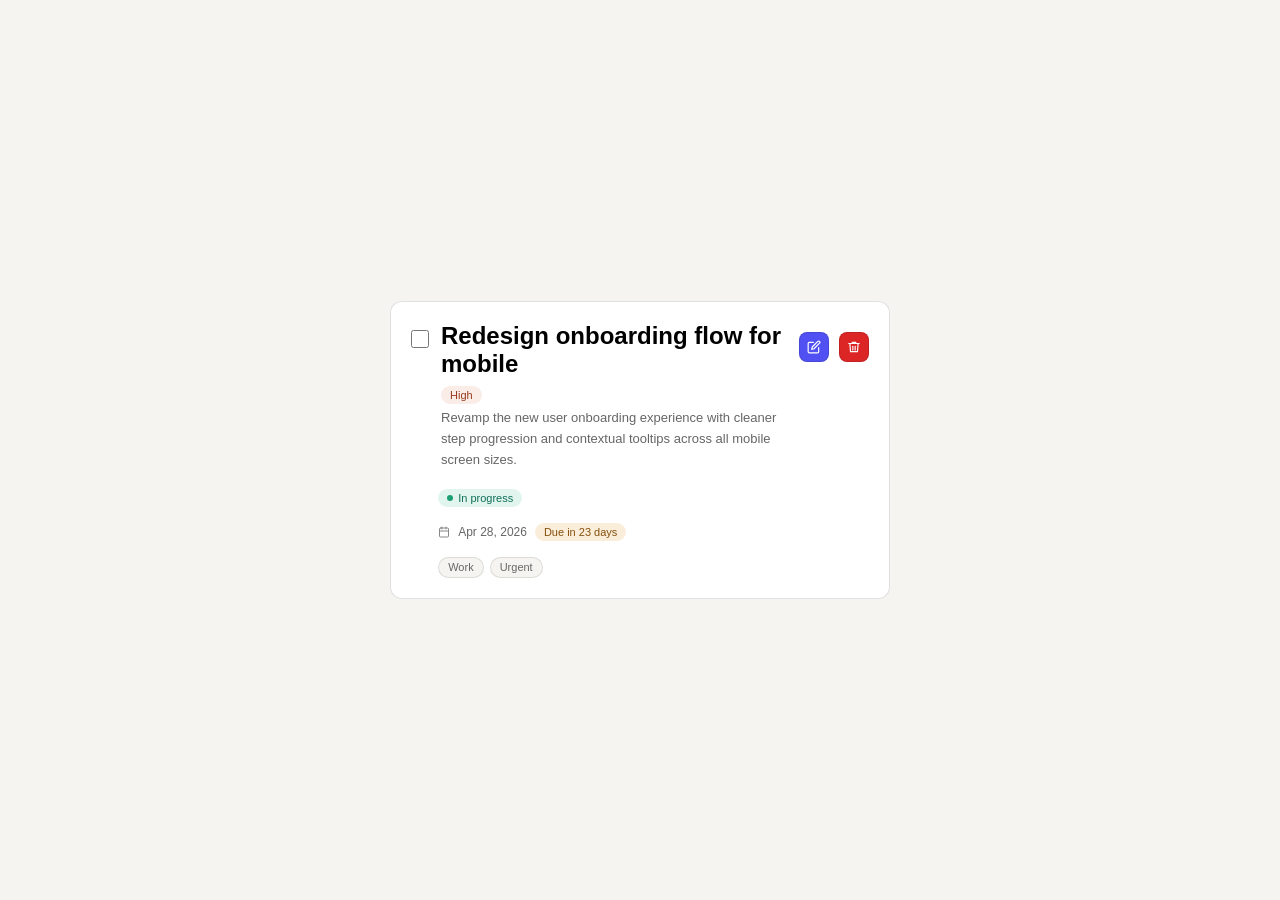
<file: todo-card.html>
<!doctype html>
<html lang="en">
  <head>
    <meta charset="UTF-8" />
    <meta name="viewport" content="width=device-width, initial-scale=1.0" />
    <title>Todo Card</title>
    <link rel="stylesheet" href="./todo-card.css" />
  </head>

  <body>
    <article class="todo-card" data-testid="test-todo-card">
      <header class="card-header">
        <input
          type="checkbox"
          class="card-checkbox"
          id="task-check"
          onchange="toggleDone(this)"
          aria-label="Check todo"
          data-testid="test-todo-complete-toggle"
        />

        <div class="card-header-body">
          <div class="card-title-row">
            <h2 class="task-title" data-testid="test-todo-title">
              Redesign onboarding flow for mobile
            </h2>

            <span class="badge badge-high" data-testid="test-todo-priority"
              >High</span
            >
          </div>

          <p class="task-desc" data-testid="test-todo-description">
            Revamp the new user onboarding experience with cleaner step
            progression and contextual tooltips across all mobile screen sizes.
          </p>
        </div>

        <div class="card-actions">
          <button
            class="icon-btn"
            title="Edit task"
            aria-label="Edit task"
            data-testid="test-todo-edit-button"
            onclick="handleEdit()"
          >
            <svg
              width="14"
              height="14"
              viewBox="0 0 24 24"
              fill="none"
              stroke="currentColor"
              stroke-width="2"
              stroke-linecap="round"
              stroke-linejoin="round"
            >
              <path
                d="M11 4H4a2 2 0 0 0-2 2v14a2 2 0 0 0 2 2h14a2 2 0 0 0 2-2v-7"
              />
              <path
                d="M18.5 2.5a2.121 2.121 0 0 1 3 3L12 15l-4 1 1-4 9.5-9.5z"
              />
            </svg>
          </button>

          <button
            class="icon-btn danger"
            title="Delete task"
            aria-label="Delete task"
            data-testid="test-todo-delete-button"
            onclick="handleDelete()"
          >
            <svg
              width="14"
              height="14"
              viewBox="0 0 24 24"
              fill="none"
              stroke="currentColor"
              stroke-width="2"
              stroke-linecap="round"
              stroke-linejoin="round"
            >
              <polyline points="3 6 5 6 21 6" />
              <path d="M19 6l-1 14H6L5 6" />
              <path d="M10 11v6" />
              <path d="M14 11v6" />
              <path d="M9 6V4h6v2" />
            </svg>
          </button>
        </div>
      </header>

      <span
        id="status"
        class="badge badge-inprogress"
        data-testid="test-todo-status"
      >
        <span class="status-dot dot-inprogress"></span>
        In progress
      </span>

      <div class="card-date">
        <svg
          width="12"
          height="12"
          viewBox="0 0 24 24"
          fill="none"
          stroke="#888"
          stroke-width="2"
          stroke-linecap="round"
          stroke-linejoin="round"
        >
          <rect x="3" y="4" width="18" height="18" rx="2" />
          <line x1="16" y1="2" x2="16" y2="6" />
          <line x1="8" y1="2" x2="8" y2="6" />
          <line x1="3" y1="10" x2="21" y2="10" />
        </svg>
        <time class="due-date" data-testid="test-todo-due-date"></time>
        <time
          class="badge badge-time"
          data-testid="test-todo-time-remaining"
        ></time>
      </div>

      <ul class="todo-tags" data-testid="test-todo-tags">
        <li class="tag-pill" data-testid="test-todo-tag-work">Work</li>
        <li class="tag-pill" data-testid="test-todo-tag-urgent">Urgent</li>
      </ul>
    </article>

    <script>
      const currentDate = new Date();
      const dueDate = new Date("Tue April 28 2026 15:30:00");
      const dueDateElement = document.querySelector(".due-date");
      const dueDaysElement = document.querySelector(".badge-time");
      const title = document.querySelector(".task-title");
      const status = document.querySelector(".badge-inprogress");
      const remainingTime = dueDate.getUTCDate() - currentDate.getUTCDate();

      document.addEventListener("DOMContentLoaded", () => {
        const formattedDueDate = dueDate.toLocaleDateString("en-US", {
          month: "short",
          day: "numeric",
          year: "numeric",
        });

        dueDateElement.innerHTML = formattedDueDate;
        calcDueDays();
      });

      setInterval(() => {
        calcDueDays();
      }, 60000);

      function calcDueDays() {
        if (remainingTime === 1) {
          dueDaysElement.innerHTML = "Due tomorrow";
        } else if (remainingTime > 0) {
          dueDaysElement.innerHTML = `Due in ${remainingTime} days`;
        } else {
          dueDaysElement.innerHTML = "Due now!";
        }
      }

      function toggleDone(checkbox) {
        title.classList.toggle("completed", checkbox.checked);
        status.classList.toggle("badge-done", checkbox.checked);
        status.lastChild.textContent = checkbox.checked
          ? "Done"
          : "In progress";
        dueDaysElement.style.display = checkbox.checked ? "none" : "";
      }

      function handleEdit() {
        alert("Edit clicked");
      }

      function handleDelete() {
        alert("Delete clicked");
      }
    </script>
  </body>
</html>
</file>
<file: todo-card.css>
* {
  box-sizing: border-box;
  margin: 0;
  padding: 0;
}

body {
  font-family: -apple-system, BlinkMacSystemFont, "Segoe UI", sans-serif;
  background: #f5f4f0;
  min-height: 100vh;
  display: flex;
  align-items: center;
  justify-content: center;
  padding: 1rem;
}

@media (min-width: 640px) {
  body {
    padding: 2rem;
  }
}

.todo-card {
  background: #ffffff;
  border: 0.5px solid rgba(0, 0, 0, 0.12);
  border-radius: 12px;
  padding: 1.25rem;
  width: 100%;
  max-width: 500px;
}

.card-header {
  margin-bottom: 1rem;
}

@media (min-width: 640px) {
  .card-header {
    display: flex;
    align-items: flex-start;
    gap: 12px;
  }
}

.card-checkbox {
  width: 18px;
  height: 18px;
  margin-top: 4px;
  accent-color: #1d9e75;
  cursor: pointer;
  flex-shrink: 0;
}

@media (min-width: 640px) {
  .card-checkbox {
    margin-top: 8px;
  }
}

.card-header-body {
  flex: 1;
  min-width: 0;
}

.card-title-row {
  display: flex;
  align-items: center;
  gap: 8px;
  flex-wrap: wrap;
  margin-bottom: 4px;
}

.task-title {
  margin-block: 1rem;
}

@media (min-width: 640px) {
  .task-title {
    margin-block: 0;
  }
}

.task-title.completed {
  text-decoration: line-through;
  color: #aaa;
}

.task-desc {
  font-size: 0.8125rem;
  color: #666;
  line-height: 1.6;
}

.card-actions {
  display: flex;
  gap: 10px;
  flex-shrink: 0;
  margin-top: 10px;
}

.icon-btn {
  width: 30px;
  height: 30px;
  border: 0.5px solid rgba(0, 0, 0, 0.12);
  border-radius: 8px;
  background: rgb(81, 81, 243);
  display: flex;
  align-items: center;
  justify-content: center;
  cursor: pointer;
  color: #fff;
  transition:
    background 0.15s,
    color 0.15s,
    border-color 0.15s;
}

.icon-btn:hover {
  background: #fff;
  color: rgb(81, 81, 243);
}

.icon-btn.danger {
  background: #dc2626;
  color: #fff;
}

.icon-btn.danger:hover {
  background: #fef2f2;
  color: #dc2626;
  border-color: #fca5a5;
}

#status {
  margin-bottom: 1rem;
}

@media (min-width: 640px) {
  #status {
    margin-left: 1.7rem;
  }
}

.badge {
  font-size: 0.6875rem;
  font-weight: 500;
  padding: 3px 9px;
  border-radius: 999px;
  white-space: nowrap;
  display: inline-flex;
  align-items: center;
  gap: 5px;
}

.badge-high {
  background: #faece7;
  color: #993c1d;
}

.badge-inprogress {
  background: #e1f5ee;
  color: #0f6e56;
}

.badge-done {
  background: #2e8b57;
  color: #fff;
}

.status-dot {
  width: 6px;
  height: 6px;
  border-radius: 50%;
  display: inline-block;
}

.dot-inprogress {
  background: #1d9e75;
}

.dot-done {
  background: #378add;
}

.card-date {
  display: flex;
  align-items: center;
  gap: 8px;
  flex-wrap: wrap;
  margin-bottom: 1rem;
}

@media (min-width: 640px) {
  .card-date {
    margin-left: 1.7rem;
  }
}

.due-date {
  font-size: 0.75rem;
  color: #666;
}

.badge-time {
  background: #faeeda;
  color: #854f0b;
}

.todo-tags {
  display: flex;
  gap: 6px;
  flex-wrap: wrap;
  color: #1a1a1a;
  line-height: 1.4;
  list-style: none;
  font-size: 0.9375rem;
  font-weight: 500;
}

@media (min-width: 640px) {
  .todo-tags {
    margin-left: 1.7rem;
  }
}

.tag-pill {
  font-size: 0.6875rem;
  padding: 2px 9px;
  border-radius: 999px;
  background: #f5f4f0;
  color: #666;
  border: 0.5px solid rgba(0, 0, 0, 0.1);
}
</file>
